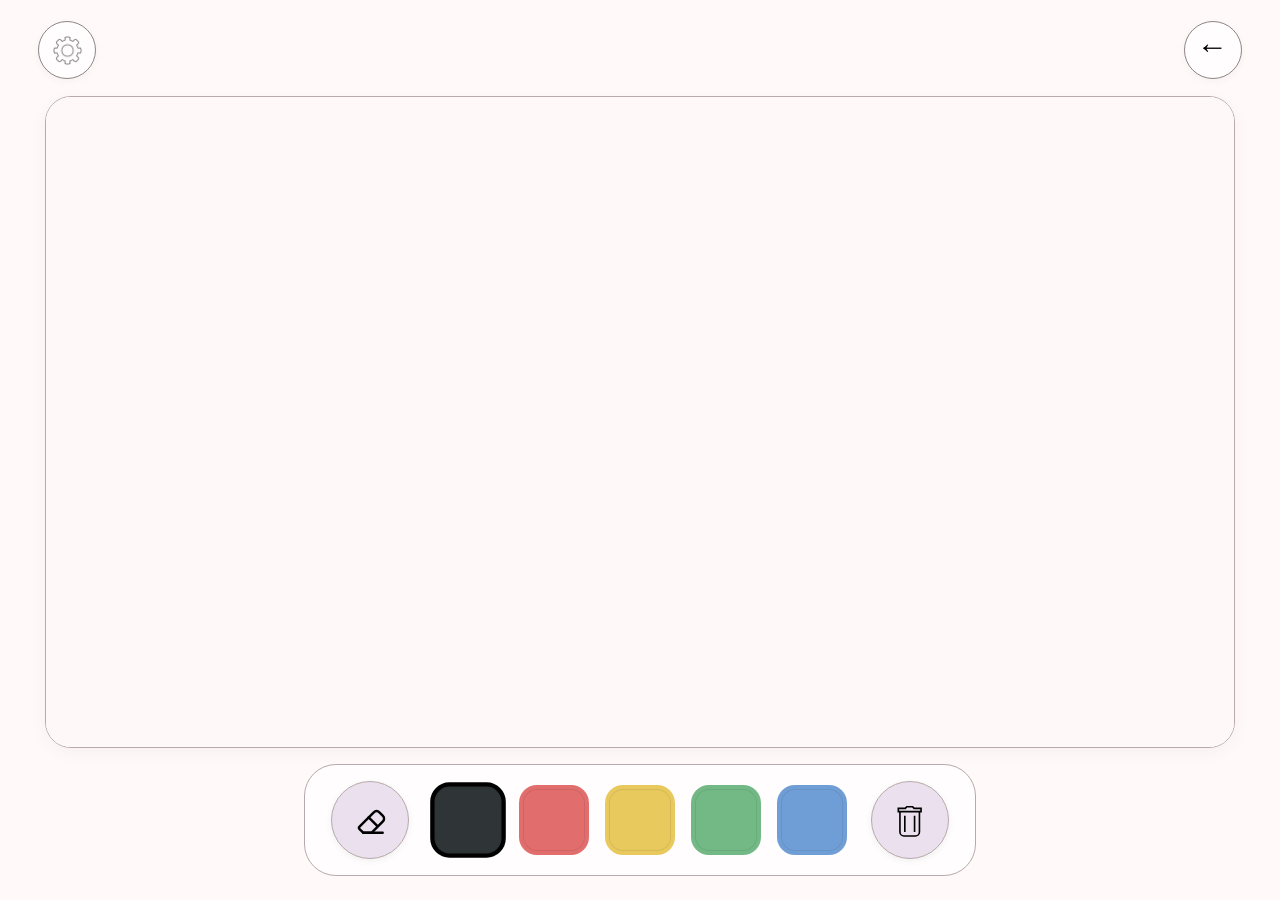
<file: drawing.html>
<!DOCTYPE html>
<html lang="fa" dir="rtl">
<head>
<meta charset="UTF-8">
<meta name="viewport" content="width=device-width,initial-scale=1,maximum-scale=1,user-scalable=no">
<title>ارکید</title>
<link rel="stylesheet" href="./css/style.css">
<link rel="stylesheet" href="./css/drawing.css">
<meta name="theme-color" content="#ffffff">
<link rel="stylesheet" href="./css/mobile-improvements.css">
<link rel="stylesheet" href="./css/landscape-mobile.css"></head>
<body class="drawing-body">
<main class="drawing-page">
<nav class="drawing-topbar">
<a class="drawing-settings" href="./settings.html" aria-label="تنظیمات"><img src="images/ico/settings.png" alt=""></a>
<a class="drawing-back" href="./education.html" aria-label="بازگشت"><span aria-hidden="true">←</span></a>
</nav>
<section class="drawing-workspace">
<canvas id="drawingCanvas" aria-label="drawing canvas"></canvas>
</section>
<div class="drawing-controls" role="toolbar">
<button class="tool-circle eraser-button" id="eraserButton" type="button" aria-label="پاک‌کن"><img src="images/ico/eraser-placeholder.svg" alt=""></button>
<div class="color-row" aria-label="colors">
<button class="color-button active" type="button" data-color="#2f3437" style="--swatch:#2f3437" aria-label="color"></button>
<button class="color-button" type="button" data-color="#e26d6d" style="--swatch:#e26d6d" aria-label="color"></button>
<button class="color-button" type="button" data-color="#e8c95d" style="--swatch:#e8c95d" aria-label="color"></button>
<button class="color-button" type="button" data-color="#72b985" style="--swatch:#72b985" aria-label="color"></button>
<button class="color-button" type="button" data-color="#6f9ed6" style="--swatch:#6f9ed6" aria-label="color"></button>
</div>
<button class="tool-circle delete-button" id="clearButton" type="button" aria-label="حذف"><img src="images/ico/mdi-light--delete.svg" alt=""></button>
</div>
</main>
<script src="./js/drawing.js"></script>
<script src="./js/pwa.js"></script>
<script src="./js/navigation.js"></script></body>
</html>
</file>
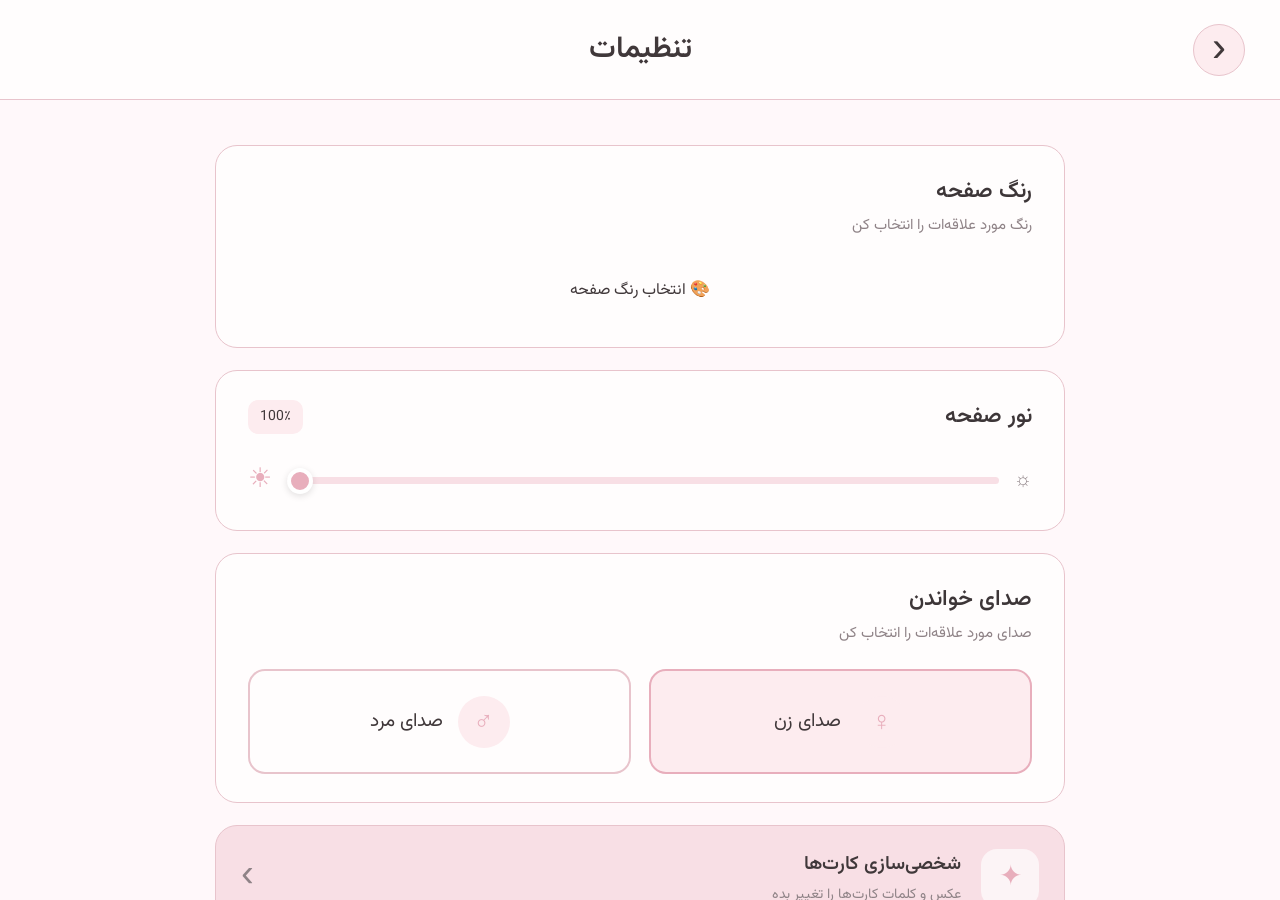
<file: settings.html>
<!DOCTYPE html>
<html lang="fa" dir="rtl">

<head>

    <meta charset="UTF-8">

    <meta
        name="viewport"
        content="width=device-width, initial-scale=1.0"
    >

    <title>تنظیمات</title>

    <link rel="preconnect" href="https://fonts.googleapis.com">
    <link
        rel="preconnect"
        href="https://fonts.gstatic.com"
        crossorigin
    >

    <link
        href="https://fonts.googleapis.com/css2?family=Vazirmatn:wght@400;500;600&display=swap"
        rel="stylesheet"
    >

    <link
        rel="stylesheet"
        href="./css/setting.css"
    >

<link rel="stylesheet" href="./css/mobile-improvements.css">
<link rel="stylesheet" href="./css/landscape-mobile.css"></head>

<body>

    <main class="settings-page">

        <header class="settings-header">

            <button
                class="back-button"
                id="backButton"
                aria-label="بازگشت"
            >
                <span>‹</span>
            </button>

            <h1>تنظیمات</h1>

            <div class="header-space"></div>

        </header>

        <section class="settings-content">

            <section class="setting-section">

                <h2>رنگ صفحه</h2>

                <p class="setting-description">
                    رنگ مورد علاقه‌ات را انتخاب کن
                </p>

                <button type="button" id="openThemeDialog" class="theme-open-button" aria-haspopup="dialog">🎨 انتخاب رنگ صفحه</button>
<div id="themeDialog" class="theme-dialog" hidden>
 <div class="theme-dialog-panel" role="dialog" aria-modal="true" aria-labelledby="themeDialogTitle">
  <div class="theme-dialog-head"><h2 id="themeDialogTitle">انتخاب تم</h2><button type="button" id="closeThemeDialog" aria-label="بستن پنجره">✕</button></div>
  <div class="theme-options">
   <button type="button" class="theme-button theme-pink" data-theme="pink" aria-label="صورتی"><span></span><small>صورتی</small></button>
   <button type="button" class="theme-button theme-green" data-theme="green" aria-label="سبز"><span></span><small>سبز</small></button>
   <button type="button" class="theme-button theme-yellow" data-theme="yellow" aria-label="زرد"><span></span><small>زرد</small></button>
   <button type="button" class="theme-button theme-blue" data-theme="blue" aria-label="آبی"><span></span><small>آبی</small></button>
   <button type="button" class="theme-button theme-purple" data-theme="purple" aria-label="بنفش پاستلی"><span></span><small>بنفش پاستلی</small></button>
  </div>
 </div>
</div>
</section>

            <section class="setting-section">

                <div class="setting-title-row">

                    <h2>نور صفحه</h2>

                    <span
                        id="brightnessValue"
                        class="value-label"
                    >
                        100٪
                    </span>

                </div>

                <div class="brightness-control">

                    <span class="brightness-icon">
                        ☼
                    </span>

                    <input
                        type="range"
                        id="brightnessSlider"
                        min="40"
                        max="100"
                        value="100"
                        step="1"
                    >

                    <span class="brightness-icon small">
                        ☀
                    </span>

                </div>

            </section>

            <section class="setting-section">

                <h2>صدای خواندن</h2>

                <p class="setting-description">
                    صدای مورد علاقه‌ات را انتخاب کن
                </p>

                <div class="voice-options">

                    <button
                        class="voice-button active"
                        data-voice="female"
                    >

                        <div class="voice-icon">
                            ♀
                        </div>

                        <span>
                            صدای زن
                        </span>

                    </button>

                    <button
                        class="voice-button"
                        data-voice="male"
                    >

                        <div class="voice-icon">
                            ♂
                        </div>

                        <span>
                            صدای مرد
                        </span>

                    </button>

                </div>

            </section>

            <section class="card-customization">

                <button
                    class="customize-button"
                    id="customizeCards"
                >

                    <div class="customize-icon">
                        ✦
                    </div>

                    <div class="customize-text">

                        <strong>
                            شخصی‌سازی کارت‌ها
                        </strong>

                        <span>
                            عکس و کلمات کارت‌ها را تغییر بده
                        </span>

                    </div>

                    <div class="arrow">
                        ‹
                    </div>

                </button>

            </section>
            <section class="setting-section">
              <h2>افزودن کارت</h2>
              <p class="setting-description">برای هر ردیف به‌صورت جداگانه کارت اضافه کنید.</p>
              <div class="add-card-options">
                <button type="button" class="add-card-row" data-side="left">＋ افزودن کارت به ردیف افراد</button>
                <button type="button" class="add-card-row" data-side="right">＋ افزودن کارت به ردیف نیازها</button>
              </div>
              <p id="addCardMessage" role="status" aria-live="polite"></p>
            </section>
        </section>

    </main>

    <script src="./js/setting.js"></script>
<script src="./js/card-additions.js"></script>

    <script src="./js/pwa.js"></script>
<script src="./js/navigation.js"></script></body>

</html>
</file>
<file: css/style.css>
@import url('https://fonts.googleapis.com/css2?family=Vazirmatn:wght@400;500;600;700;800&display=swap');


:root {
    --page-bg: #fff9f9;
    --section-bg: #fffdfd;

    --card-bg: #ffeaea;
    --card-hover: #ffe2e2;

    --accent: #e8aebc;
    --accent-light: #f8dfe5;
    --accent-soft: #fdecef;

    --border: #b8aaaa;
    --section-border: #afa1a1;
    --icon-border: #8f8585;

    --control-bg: #eae0ee;
    --control-border: #cdbfd0;
    --control-hover: #e4d8e8;

    --text: #000000;

    --highlight-bg: #eae0ee;
    --highlight-text: #000000;
    --app-brightness: 100%;
}

body[data-theme="green"] {
    --page-bg: #f7fcf8;
    --section-bg: #fcfffd;
    --card-bg: #eaf7ed;
    --card-hover: #dff1e4;
    --accent: #a8cfb5;
    --accent-light: #dcefe1;
    --accent-soft: #eaf7ed;
    --border: #bfdac6;
    --section-border: #b8d1be;
    --icon-border: #91ad98;
    --control-bg: #e4f0e7;
    --control-border: #bfd8c5;
    --control-hover: #d8eade;
    --highlight-bg: #dcefe1;
}

body[data-theme="yellow"] {
    --page-bg: #fffdf5;
    --section-bg: #fffefb;
    --card-bg: #fcf5dc;
    --card-hover: #f8edcf;
    --accent: #e8cf91;
    --accent-light: #f7ebc8;
    --accent-soft: #fcf5dc;
    --border: #ead9a9;
    --section-border: #e2d29f;
    --icon-border: #bcae80;
    --control-bg: #f7edcf;
    --control-border: #e2d3a7;
    --control-hover: #f0e4c3;
    --highlight-bg: #f7ebc8;
}

body[data-theme="pink"] {
    --page-bg: #fff9f9;
    --section-bg: #fffdfd;
    --card-bg: #ffeaea;
    --card-hover: #ffe2e2;
    --accent: #e8aebc;
    --accent-light: #f8dfe5;
    --accent-soft: #fdecef;
    --border: #b8aaaa;
    --section-border: #afa1a1;
    --icon-border: #8f8585;
    --control-bg: #eae0ee;
    --control-border: #cdbfd0;
    --control-hover: #e4d8e8;
    --highlight-bg: #eae0ee;
}

* {
    box-sizing: border-box;
}

html,
body {
    width: 100%;
    height: 100%;
    margin: 0;
    padding: 0;
}

body {
    background: var(--page-bg);
    color: var(--text);
    font-family: "Vazirmatn", sans-serif;
    overflow: hidden;
    direction: rtl;
}

.app {
    width: 100%;
    height: 100vh;

    display: grid;
    grid-template-columns: 25.2% 49.6% 25.2%;

    direction: ltr;

    background: var(--page-bg);
}

.left-sidebar,
.right-sidebar {
    height: 100vh;
    min-width: 0;

    padding: 10px;

    background: var(--page-bg);

    direction: rtl;
}

.left-sidebar {
    border-right: 1px solid var(--section-border);
}

.right-sidebar {
    border-left: 1px solid var(--section-border);
}

.top-icons {
    width: 100%;

    display: flex;
    align-items: center;
    justify-content: center;

    gap: 14px;

    margin-bottom: 10px;

    direction: rtl;
}

.circle-icon {
    width: 44px;
    height: 44px;

    min-width: 44px;
    min-height: 44px;

    padding: 7px;

    border-radius: 50%;

    border: 1px solid var(--icon-border);

    background: var(--section-bg);

    display: flex;
    align-items: center;
    justify-content: center;

    cursor: pointer;

    transition:
        background-color 0.2s ease,
        transform 0.12s ease,
        border-color 0.2s ease;
}

.circle-icon:hover {
    background: var(--card-hover);
}

.circle-icon:active {
    transform: scale(0.94);
}

.circle-icon img,
.circle-icon svg {
    width: 25px;
    height: 25px;

    max-width: 25px;
    max-height: 25px;

    object-fit: contain;
    display: block;
}

.left-grid,
.right-grid {
    width: 100%;
    height: calc(100vh - 64px);

    display: grid;

    gap: 8px;

    align-content: stretch;
}

.left-grid {
    grid-template-columns: repeat(3, minmax(0, 1fr));
    grid-template-rows: repeat(4, minmax(0, 1fr));
}

.right-grid {
    grid-template-columns: repeat(3, minmax(0, 1fr));
    grid-template-rows: repeat(5, minmax(0, 1fr));
}

.word-card {
    width: 100%;
    min-width: 0;
    min-height: 0;

    position: relative;

    border: 1px solid var(--border);
    border-radius: 12px;

    background: var(--card-bg);

    color: var(--text);

    font-family: "Vazirmatn", sans-serif;

    font-size: clamp(15px, 1.7vw, 22px);
    font-weight: 600;

    padding: 7px;

    cursor: pointer;

    display: flex;
    flex-direction: column;
    align-items: center;
    justify-content: flex-end;

    overflow: hidden;

    transition:
        transform 0.12s ease,
        background-color 0.2s ease,
        border-color 0.2s ease;
}

.word-card:hover {
    background: var(--card-hover);
}

.word-card:active {
    transform: scale(0.97);
}

.word-card > span {
    position: relative;
    z-index: 2;

    display: block;

    max-width: 100%;

    white-space: nowrap;
    overflow: hidden;
    text-overflow: ellipsis;

    line-height: 1.2;
}

.image-card {
    justify-content: flex-end;
}

.image-placeholder {
    position: absolute;

    top: 4px;
    left: 4px;
    right: 4px;
    bottom: 38px;

    display: flex;
    align-items: center;
    justify-content: center;

    overflow: hidden;
}

.image-placeholder img {
    width: 78%;
    height: 78%;

    max-width: 100%;
    max-height: 100%;

    object-fit: contain;

    display: block;
}

.small-card {
    justify-content: center;
    padding: 0;
}

.small-card span {
    font-size: 28px;
}

.small-card .plus,
.plus {
    font-size: 38px !important;
    font-weight: 300;
}

.center-section {
    width: 100%;
    height: 100vh;

    display: flex;
    flex-direction: column;

    border-left: 1px solid var(--section-border);
    border-right: 1px solid var(--section-border);

    direction: rtl;

    overflow: hidden;

    background: var(--section-bg);
}

.sentence-bar {
    order: 2;

    flex: 0 0 155px;

    width: 100%;
    height: 155px;

    border-top: 1px solid var(--section-border);
    border-bottom: 1px solid var(--section-border);

    display: flex;
    align-items: center;
    justify-content: center;

    gap: 20px;

    padding: 20px 30px;

    flex-shrink: 0;

    background: var(--section-bg);
}

.sentence-word {
    height: 82px;
    min-width: 125px;

    padding: 0 22px;

    border-radius: 15px;

    border: 1px solid var(--border);

    background: var(--card-bg);

    font-family: "Vazirmatn", sans-serif;

    font-size: clamp(22px, 2.2vw, 32px);
    font-weight: 500;

    color: var(--text);

    cursor: pointer;

    white-space: nowrap;

    transition:
        background-color 0.2s ease,
        border-color 0.2s ease,
        transform 0.12s ease;
}

.sentence-word:hover {
    background: var(--card-hover);
}

.sentence-word:active {
    transform: scale(0.97);
}

.main-content {
    order: 1;

    flex: 1 1 auto;

    min-height: 0;

    display: flex;
    align-items: center;
    justify-content: center;

    padding: 20px;

    overflow: auto;
}

.sentence-display {
    width: 100%;
    min-height: 100px;

    display: flex;
    flex-wrap: wrap;

    align-items: center;
    justify-content: center;

    gap: 8px;

    padding: 25px;

    text-align: center;

    direction: rtl;

    font-size: clamp(28px, 4vw, 52px);
    font-weight: 500;

    line-height: 1.7;

    word-break: keep-all;
}

.selected-word {
    display: inline-block;

    transition:
        background-color 0.15s ease,
        transform 0.15s ease,
        color 0.15s ease;

    border-radius: 10px;

    padding: 2px 7px;
}

.selected-word.reading {
    background: var(--highlight-bg);
    color: var(--highlight-text);

    padding: 3px 10px;

    border-radius: 10px;

    transform: scale(1.04);
}

.bottom-controls {
    order: 3;

    flex: 0 0 175px;

    width: 100%;
    height: 175px;

    border-top: 1px solid var(--section-border);

    display: flex;

    justify-content: space-evenly;
    align-items: center;

    padding: 10px 70px;

    direction: rtl;

    flex-shrink: 0;

    background: var(--section-bg);
}

.control-button {
    border: none;
    background: transparent;

    font-family: "Vazirmatn", sans-serif;

    color: var(--text);

    cursor: pointer;

    display: flex;

    flex-direction: column;
    align-items: center;
    justify-content: center;

    flex-shrink: 0;
}

.control-circle {
    width: 78px;
    height: 78px;

    min-width: 78px;
    min-height: 78px;

    border-radius: 50%;

    background: var(--control-bg);
    border: 1px solid var(--control-border);

    display: flex;
    align-items: center;
    justify-content: center;

    overflow: hidden;

    transition:
        background-color 0.2s ease,
        border-color 0.2s ease,
        transform 0.15s ease;
}

.control-button:hover .control-circle {
    background: var(--control-hover);
}

.control-button:active .control-circle {
    transform: scale(0.94);
}

.control-circle img,
.control-circle svg {
    width: 48px;
    height: 48px;

    max-width: 48px;
    max-height: 48px;

    object-fit: contain;

    display: block;
}

@media (min-width: 701px) and (max-width: 1100px) {

    .app {
        grid-template-columns: 25.2% 49.6% 25.2%;
    }

    .left-sidebar,
    .right-sidebar {
        padding: 10px;
    }

    .top-icons {
        gap: 12px;
        margin-bottom: 10px;
    }

    .circle-icon {
        width: 40px;
        height: 40px;
        min-width: 40px;
        min-height: 40px;
        padding: 6px;
    }

    .circle-icon img,
    .circle-icon svg {
        width: 23px;
        height: 23px;
        max-width: 23px;
        max-height: 23px;
    }

    .left-grid,
    .right-grid {
        gap: 8px;
    }

    .image-card .image-placeholder img,
    .right-grid .image-placeholder img {
        width: clamp(38px, 5.35vw, 88px);
        height: clamp(38px, 5.35vw, 88px);

        min-width: clamp(38px, 5.35vw, 88px);
        min-height: clamp(38px, 5.35vw, 88px);

        max-width: clamp(38px, 5.35vw, 88px);
        max-height: clamp(38px, 5.35vw, 88px);

        object-fit: contain;
    }

    .word-card {
        padding: 5px;
        font-size: clamp(14px, 1.55vw, 20px);
    }

    .sentence-bar {
        flex: 0 0 20%;
        height: 20%;

        min-height: 78px;

        gap: 10px;
        padding: 10px 14px;
    }

    .sentence-word {
        height: 62px;
        min-width: 82px;

        padding: 0 12px;

        font-size: clamp(18px, 2vw, 26px);
    }

    .bottom-controls {
        flex: 0 0 23%;
        height: 23%;

        min-height: 90px;

        padding: 8px 30px;
    }

    .control-circle {
        width: 60px;
        height: 60px;

        min-width: 60px;
        min-height: 60px;
    }

    .control-circle img,
    .control-circle svg {
        width: 38px;
        height: 38px;

        max-width: 38px;
        max-height: 38px;
    }

    .sentence-display {
        font-size: clamp(24px, 3vw, 42px);
        padding: 15px 20px;
    }
}

@media (max-width: 700px) {

    body {
        overflow-y: auto;
        overflow-x: hidden;
    }

    .app {
        width: 100%;
        min-height: 100vh;
        height: auto;

        display: flex;
        flex-direction: column;
    }

    .center-section {
        order: 1;

        width: 100%;
        height: auto;
        min-height: 225px;

        display: flex;
        flex-direction: column;

        border-left: none;
        border-right: none;
    }

    .sentence-bar {
        flex: 0 0 100px;
        height: 100px;

        gap: 8px;
        padding: 12px;

        overflow-x: auto;

        justify-content: flex-start;
    }

    .sentence-word {
        flex: 0 0 auto;

        height: 62px;
        min-width: 90px;

        font-size: 20px;

        border-radius: 12px;
    }

    .main-content {
        display: flex;

        flex: 1 1 auto;

        min-height: 300px;

        width: 100%;
    }

    .sentence-display {
        min-height: 300px;

        font-size: clamp(28px, 7vw, 40px);

        padding: 20px;

        gap: 8px;
    }

    .bottom-controls {
        flex: 0 0 125px;
        height: 125px;

        padding: 10px 20px;
    }

    .control-circle {
        width: 60px;
        height: 60px;

        min-width: 60px;
        min-height: 60px;
    }

    .control-circle img,
    .control-circle svg {
        width: 38px;
        height: 38px;

        max-width: 38px;
        max-height: 38px;
    }

    .left-sidebar,
    .right-sidebar {
        width: 100%;
        height: auto;
        min-height: 500px;

        border-left: none;
        border-right: none;

        padding: 15px;
    }

    .left-sidebar {
        order: 2;
        border-top: 1px solid var(--section-border);
    }

    .right-sidebar {
        order: 3;
        border-top: 1px solid var(--section-border);
    }

    .left-grid,
    .right-grid {
        width: 100%;
        height: auto;

        grid-template-columns: repeat(3, minmax(0, 1fr));
        grid-auto-rows: minmax(130px, 1fr);

        gap: 8px;
    }

    .word-card {
        min-height: 130px;
        font-size: 18px;
    }

    .image-placeholder {
        bottom: 38px;
    }
}

@media (max-width: 420px) {

    .top-icons {
        gap: 8px;
    }

    .circle-icon {
        width: 40px;
        height: 40px;
        min-width: 40px;
        min-height: 40px;
    }

    .circle-icon img,
    .circle-icon svg {
        width: 22px;
        height: 22px;
    }

    .sentence-word {
        min-width: 82px;
        font-size: 18px;
    }

    .word-card {
        min-height: 115px;
        font-size: 16px;
    }
}

.app {
    grid-template-columns: minmax(270px, 31%) minmax(360px, 38%) minmax(270px, 31%);
}

.left-grid,
.right-grid {
    grid-template-columns: repeat(2, minmax(0, 1fr));
    grid-template-rows: repeat(2, minmax(0, 1fr));
    gap: 12px;
}

.left-grid .word-card,
.right-grid .word-card {
    font-size: clamp(18px, 1.8vw, 28px);
    border-radius: 16px;
}

.left-grid .image-placeholder img,
.right-grid .image-placeholder img {
    width: 84%;
    height: 84%;
}

.sentence-word.sentence-no {
    background: #f6b7b7;
    border-color: #dfa0a0;
}

.sentence-word.sentence-yes {
    background: #bfe5c8;
    border-color: #9dcea9;
}

.sentence-word.sentence-pain {
    background: #d9b79f;
    border-color: #c59c80;
}

.sentence-word.sentence-help {
    background: #f7e5a7;
    border-color: #dfca7c;
}

.sentence-word.sentence-no:hover { background: #f1a8a8; }
.sentence-word.sentence-yes:hover { background: #aeddb9; }
.sentence-word.sentence-pain:hover { background: #cfa88d; }
.sentence-word.sentence-help:hover { background: #f2dc8e; }

.bottom-controls {
    justify-content: center;
    padding: 10px;
}

.bottom-controls .control-circle {
    width: 104px;
    height: 104px;
    min-width: 104px;
    min-height: 104px;
}

.bottom-controls .control-circle img,
.bottom-controls .control-circle svg {
    width: 62px;
    height: 62px;
    max-width: 62px;
    max-height: 62px;
}

.sentence-display {
    gap: 16px;
}

.selected-item {
    display: inline-flex;
    flex-direction: column;
    align-items: center;
    justify-content: center;
    gap: 8px;
    min-width: 110px;
}

.selected-item-image {
    width: clamp(72px, 8vw, 130px);
    height: clamp(72px, 8vw, 130px);
    object-fit: contain;
    display: block;
}

.cards-image-only .word-card.image-card > span,
.cards-image-only .sentence-word,
.cards-image-only .selected-word {
    font-size: 0 !important;
    color: transparent !important;
}

.cards-image-only .word-card.image-card .image-placeholder {
    bottom: 4px;
}

.cards-image-only .word-card.image-card .image-placeholder img {
    width: 88%;
    height: 88%;
}

@media (min-width: 701px) and (max-width: 1100px) {
    .app {
        grid-template-columns: 30% 40% 30%;
    }
}

@media (max-width: 700px) {
    .app {
        grid-template-columns: 1fr;
    }

    .left-grid,
    .right-grid {
        grid-template-columns: repeat(2, minmax(0, 1fr)) !important;
        grid-auto-rows: minmax(150px, 1fr);
    }
}


.sentence-no{background:#f7caca!important}
.sentence-yes{background:#cce8cf!important}
.sentence-pain{background:#dfc7b8!important}
.sentence-help{background:#f5e6a8!important}
.selected-item{display:flex;flex-direction:column;align-items:center;justify-content:center;gap:8px;max-width:min(260px,42%);padding:8px}
.selected-item-image{display:block;width:min(210px,100%);height:min(210px,24vh);object-fit:contain}
.cards-image-only .sentence-word{font-size:0!important;color:transparent!important}
.cards-image-only .selected-word{display:none!important}

@media(max-width:760px){html,body{max-width:100%;overflow-x:hidden}button,a,input,select{touch-action:manipulation}.app{max-width:100%;min-width:0}.word-card{min-width:0}.sentence-bar{max-width:100%}}

body[data-theme="purple"]{--page-bg:#faf7ff;--section-bg:#fefcff;--card-bg:#eee5fa;--card-hover:#e6d8f7;--accent:#c5afe9;--accent-light:#e7dbf8;--accent-soft:#f2eafa;--border:#cdbde3;--section-border:#c6b5df;--icon-border:#aa99c5;--control-bg:#e8dff4;--control-border:#c8b9e2;--control-hover:#ded0ef;--highlight-bg:#e9dff8}

@media(max-width:760px){body:not(.card-customization-page):has(.app){height:auto!important;min-height:100dvh;overflow-y:auto!important}.app{height:auto!important;min-height:100dvh;display:flex!important;flex-direction:column!important;overflow:visible!important}.left-sidebar,.right-sidebar,.center-section{width:100%!important;max-width:100%!important;min-height:0!important;flex:none!important}.left-grid,.right-grid{grid-template-columns:repeat(2,minmax(0,1fr))!important;grid-template-rows:none!important;grid-auto-rows:minmax(150px,auto)!important}.word-card{min-height:145px!important;overflow:hidden}.word-card img{max-width:100%;object-fit:contain}.sentence-display{min-height:110px!important}.bottom-controls{min-height:90px!important}.bottom-controls .control-circle{width:72px!important;height:72px!important;min-width:72px!important;min-height:72px!important}.bottom-controls .control-circle img{width:42px!important;height:42px!important}.selected-item-image{max-height:95px!important}.sentence-bar{min-height:120px!important}}

/* Shared pastel purple theme */
body[data-theme="purple"] {--page-bg:#f9f6ff;--section-bg:#fdfbff;--card-bg:#eee5fa;--card-hover:#e5d8f5;--accent:#bea7e5;--accent-light:#e8ddf9;--accent-soft:#f1eafd;--border:#cdbde3;--section-border:#c4b2de;--icon-border:#a794c3;--control-bg:#e9e0f4;--control-border:#c7b5e2;--control-hover:#e0d4f0;--highlight-bg:#e9defa;--text:#30263e}
</file>
<file: css/drawing.css>
html{min-height:100%;background:var(--page-bg)}
body.drawing-body{min-height:100vh;overflow:hidden;background:var(--page-bg);color:var(--text);touch-action:none}
.drawing-page{height:100vh;width:100%;display:grid;grid-template-rows:auto minmax(0,1fr) auto;gap:16px;padding:20px clamp(16px,3vw,44px) 24px;background:var(--page-bg)}
.drawing-topbar{display:flex;align-items:center;justify-content:space-between;direction:ltr;min-height:60px}
.drawing-settings,.drawing-back{width:58px;height:58px;flex:0 0 58px;border-radius:50%;border:1px solid var(--icon-border);background:var(--section-bg);color:var(--text);display:grid;place-items:center;text-decoration:none;box-shadow:0 2px 8px rgba(0,0,0,.04)}
.drawing-settings img{width:31px;height:31px;object-fit:contain}
.drawing-back span{font-size:31px;line-height:1;transform:translateY(-1px)}
.drawing-workspace{min-height:0;width:calc(100% - clamp(0px,1vw,14px));max-width:none;justify-self:center;border:1px solid var(--border);border-radius:26px;overflow:hidden;background:var(--drawing-paper);box-shadow:0 4px 18px rgba(0,0,0,.04)}
#drawingCanvas{width:100%;height:100%;display:block;background:var(--drawing-paper);cursor:crosshair;touch-action:none}
.drawing-controls{justify-self:center;align-self:center;display:flex;align-items:center;justify-content:center;gap:18px;padding:10px 18px;border-radius:26px;background:var(--section-bg);border:1px solid var(--border);direction:ltr}
.color-row{display:flex;align-items:center;justify-content:center;gap:11px}
.color-button{width:54px;height:54px;border-radius:14px;border:3px solid transparent;background:var(--swatch);cursor:pointer;box-shadow:inset 0 0 0 1px rgba(0,0,0,.08);transition:transform .12s ease,border-color .12s ease}
.color-button.active{border-color:var(--text);transform:scale(1.08)}
.tool-circle{width:64px;height:64px;flex:0 0 64px;border-radius:50%;border:1px solid var(--border);background:var(--control-bg,#eee7f1);display:grid;place-items:center;cursor:pointer;box-shadow:0 2px 7px rgba(0,0,0,.06)}
.tool-circle img{width:33px;height:33px;object-fit:contain}
.eraser-button img{color:var(--text)}
.eraser-button.active{outline:3px solid var(--text);outline-offset:2px}
.delete-button{background:var(--control-bg,#eee7f1)}
@media(max-width:700px){
.drawing-page{gap:10px;padding:12px 10px 14px}
.drawing-settings,.drawing-back{width:48px;height:48px;flex-basis:48px}
.drawing-settings img{width:27px;height:27px}
.drawing-back span{font-size:27px}
.drawing-workspace{border-radius:18px}
.drawing-controls{gap:9px;padding:8px 10px;border-radius:20px;max-width:100%}
.color-row{gap:6px}
.color-button{width:42px;height:42px;border-radius:11px}
.tool-circle{width:50px;height:50px;flex-basis:50px}
.tool-circle img{width:27px;height:27px}
}
@media(max-width:430px){
.color-button{width:36px;height:36px;border-radius:10px}
.tool-circle{width:44px;height:44px;flex-basis:44px}
.drawing-controls{gap:6px}
}

.drawing-body{
--drawing-paper:color-mix(in srgb,var(--page-bg) 24%,white 76%);
}
.drawing-body[data-theme="pink"]{--drawing-paper:#fff8f9}
.drawing-body[data-theme="blue"]{--drawing-paper:#f7fbff}
.drawing-body[data-theme="green"]{--drawing-paper:#f7fcf9}
.drawing-body[data-theme="purple"]{--drawing-paper:#fbf8ff}
.drawing-body[data-theme="beige"]{--drawing-paper:#fffaf2}

/* Larger child-friendly drawing controls */
.drawing-controls{
  gap:24px;
  padding:16px 26px;
  border-radius:32px;
  min-height:100px;
}
.color-row{gap:16px}
.color-button{
  width:70px;
  height:70px;
  border-radius:18px;
  border-width:4px;
}
.tool-circle{
  width:78px;
  height:78px;
  flex-basis:78px;
}
.tool-circle img{width:39px;height:39px}

@media(max-width:700px){
  .drawing-controls{
    gap:12px;
    padding:13px 15px;
    min-height:82px;
    border-radius:25px;
  }
  .color-row{gap:9px}
  .color-button{width:54px;height:54px;border-radius:14px}
  .tool-circle{width:60px;height:60px;flex-basis:60px}
  .tool-circle img{width:31px;height:31px}
}
@media(max-width:430px){
  .drawing-controls{gap:7px;padding:11px 9px;min-height:72px}
  .color-row{gap:5px}
  .color-button{width:44px;height:44px;border-radius:12px}
  .tool-circle{width:50px;height:50px;flex-basis:50px}
}

@media(max-width:600px){.drawing-page{height:100dvh;gap:9px;padding:10px 8px 12px}.drawing-workspace{width:100%}.drawing-controls{width:100%;max-width:100%;gap:clamp(3px,1.5vw,8px);padding:9px 6px;min-height:68px;justify-content:space-evenly}.color-row{gap:clamp(3px,1vw,7px)}.color-button{width:clamp(35px,10vw,48px);height:clamp(35px,10vw,48px)}.tool-circle{width:clamp(40px,12vw,54px);height:clamp(40px,12vw,54px);flex-basis:clamp(40px,12vw,54px)}}

.drawing-body[data-theme="purple"]{--drawing-paper:#fcf9ff}
</file>
<file: css/mobile-improvements.css>
/* Orkid mobile layout — loaded after page-specific styles */
@media (max-width: 800px) {
  html,body {max-width:100%; margin:0; overflow-x:clip}
  body:has(.app) {height:auto; min-height:100dvh; overflow-y:auto}
  .app,body.card-customization-page>.app {display:flex!important; flex-direction:column!important; height:auto!important; min-height:0!important; overflow:visible!important; width:100%!important}
  .left-sidebar,.right-sidebar,.center-section{box-sizing:border-box;min-width:0!important;max-width:100%!important;width:100%!important;height:auto!important;min-height:0!important;flex:0 0 auto!important;padding:12px!important;border:0!important}
  .left-grid,.right-grid{display:grid!important;width:100%!important;height:auto!important;min-height:0!important;grid-template-columns:repeat(2,minmax(0,1fr))!important;grid-template-rows:none!important;grid-auto-rows:auto!important;gap:12px!important;align-content:start!important}
  .left-grid .word-card,.right-grid .word-card,
  .left-grid .word-card.image-card,.right-grid .word-card.image-card{
    box-sizing:border-box;min-width:0!important;width:100%!important;height:auto!important;min-height:190px!important;
    aspect-ratio: 1 / 1.06!important; display:flex!important;flex-direction:column!important;
    justify-content:space-between!important;padding:10px!important;border-radius:20px!important;overflow:hidden!important;
  }
  .left-grid .word-card .image-placeholder,.right-grid .word-card .image-placeholder,
  .word-card.image-card .image-placeholder{position:relative!important;inset:auto!important;display:flex!important;flex:1 1 auto!important;align-items:center!important;justify-content:center!important;width:100%!important;height:auto!important;min-height:0!important;overflow:hidden!important;padding:2px!important;}
  .left-grid .word-card .image-placeholder img,.right-grid .word-card .image-placeholder img,
  .word-card.image-card .image-placeholder img{display:block!important;width:96%!important;height:96%!important;max-height:100%!important;max-width:100%!important;object-fit:contain!important}
  .left-grid .word-card>.word-label,.right-grid .word-card>.word-label{flex:0 0 auto;max-width:100%;min-height:25px;line-height:1.35!important;font-size:clamp(17px,4.3vw,23px)!important;text-align:center;white-space:normal!important;overflow-wrap:anywhere;padding:2px 0!important}
  .word-card.image-card .card-edit-button{position:absolute!important;z-index:4!important;min-width:42px!important;min-height:42px!important;width:42px!important;height:42px!important;display:grid!important;place-items:center!important;top:6px!important;left:6px!important;font-size:23px!important;}
  .center-section{order:0!important}
  .sentence-bar,.sentence-display{min-height:94px!important;max-width:100%;overflow-x:auto}
  .selected-item-image{height:84px!important;max-height:84px!important}
  .bottom-controls{min-height:94px!important;flex-wrap:wrap;gap:8px}
  .bottom-controls .control-circle{width:72px!important;height:72px!important;min-width:72px!important;min-height:72px!important}
  /* Editors must remain within the visual viewport, even when the keyboard appears. */
  body.card-customization-page.editor-open,body.card-customization-page.lesson-picker-open{overflow:hidden!important}
  .card-editor-overlay{position:fixed!important;inset:0!important;z-index:9999!important;display:flex!important;align-items:flex-end!important;justify-content:center!important;overflow:hidden!important;padding:0!important;box-sizing:border-box}
  .card-editor-overlay[hidden]{display:none!important}
  .card-editor-modal{display:flex!important;flex-direction:column!important;box-sizing:border-box!important;width:100%!important;max-width:100%!important;min-width:0!important;max-height:calc(100dvh - env(safe-area-inset-top, 0px) - 8px)!important;height:auto!important;margin:0!important;padding:0!important;overflow:hidden!important;border-radius:23px 23px 0 0!important;overscroll-behavior:contain}
  .card-editor-header{position:relative;flex:0 0 auto;padding:12px 16px!important;min-height:62px}
  .card-editor-header h2{font-size:19px}
  .card-editor-form{display:block!important;min-height:0!important;overflow-y:auto!important;overscroll-behavior:contain;-webkit-overflow-scrolling:touch;padding:14px 16px calc(18px + env(safe-area-inset-bottom, 0px))!important}
  .editor-image-preview-wrap{margin-bottom:12px!important}
  .editor-image-preview{width:120px!important;height:120px!important}
  .editor-field{margin-bottom:12px!important;min-width:0}
  .editor-field input{min-width:0!important;max-width:100%!important;font-size:16px!important}
  .editor-field input[type=file]{font-size:13px!important}
  .education-picker-trigger{min-height:72px!important;width:100%!important;min-width:0!important}
  .editor-actions{display:flex!important;flex-direction:column-reverse!important;gap:10px!important;margin-top:14px}
  .editor-actions-right{width:100%!important;display:flex!important;gap:8px!important}
  .editor-actions-right button,.editor-delete{min-height:48px!important;min-width:0!important;flex:1!important}
  .lesson-picker{position:fixed!important;inset:0!important;box-sizing:border-box!important;display:flex!important;align-items:flex-end!important;padding:0!important;overflow:hidden!important}
  .lesson-picker[hidden]{display:none!important}
  .lesson-picker-panel{box-sizing:border-box!important;width:100%!important;max-width:100%!important;min-width:0!important;max-height:calc(100dvh - 8px)!important;min-height:0!important;overflow:hidden!important;display:flex!important;flex-direction:column!important;padding:14px!important;border-radius:23px 23px 0 0!important}
  .lesson-choices{min-height:0!important;overflow-y:auto!important;overscroll-behavior:contain;grid-template-columns:repeat(2,minmax(0,1fr))!important;gap:10px!important}
  .lesson-choice{min-width:0!important;min-height:160px!important}.lesson-choice img{height:118px!important;width:100%!important;object-fit:contain}
  .customization-toolbar{min-height:60px!important;height:auto!important;gap:8px;flex-wrap:wrap;padding:10px!important}
  .customization-toolbar-actions{gap:8px}
  .customization-toolbar button{min-height:44px}
  .ai-actions{display:grid;grid-template-columns:repeat(2,minmax(0,1fr));gap:8px}
  .education-grid,.lesson-grid{display:grid!important;grid-template-columns:repeat(2,minmax(0,1fr))!important;grid-template-rows:none!important;grid-auto-rows:auto!important;gap:12px!important;min-height:0!important;flex:none!important}
  .education-card,.lesson-card{box-sizing:border-box!important;min-height:205px!important;height:auto!important;overflow:hidden!important}
  .education-card-image{min-height:135px!important}
  .lesson-card-image{height:165px!important;min-height:140px!important;flex:0 0 auto!important;width:100%!important;object-fit:contain!important}
  .lesson-card strong{white-space:normal!important;font-size:clamp(17px,4vw,22px)!important}
  .topic-page,.education-page{height:auto!important;min-height:100dvh!important;overflow:visible!important}
  .theme-dialog[hidden]{display:none!important}
  .theme-dialog{position:fixed!important;inset:0!important;z-index:10001!important;padding:12px!important;display:grid!important;place-items:center!important}
  .theme-dialog-panel{width:min(460px,100%)!important;max-height:calc(100dvh - 24px)!important;overflow:auto!important;padding:18px!important}
  .theme-dialog .theme-options{display:grid!important;grid-template-columns:repeat(2,minmax(0,1fr))!important;gap:12px!important}
}
@media(max-width:390px){.left-grid,.right-grid{gap:9px!important}.left-grid .word-card,.right-grid .word-card{min-height:160px!important}.lesson-card-image{height:145px!important;min-height:125px!important}.ai-actions{grid-template-columns:1fr}}
</file>
<file: css/landscape-mobile.css>
/* Orkid landscape handset layout: applied after all other styles. */
@media (orientation: landscape) and (max-height: 700px) and (max-width: 1250px) {
  html,body { width:100%; height:100%; max-width:100%; overflow:hidden!important; }
  body:has(.app),body.card-customization-page { height:100dvh!important;min-height:0!important;overflow:hidden!important; }
  .app,body.card-customization-page>.app {
    display:grid!important;direction:ltr!important;
    grid-template-columns:minmax(0,29fr) minmax(0,42fr) minmax(0,29fr)!important;
    grid-template-rows:minmax(0,1fr)!important;
    width:100%!important;height:100dvh!important;min-height:0!important;max-height:100dvh!important;
    overflow:hidden!important;
  }
  body.card-customization-page>.app {height:auto!important;max-height:none!important;flex:1 1 auto!important;min-height:0!important;}
  .left-sidebar,.right-sidebar,.center-section {
    height:100%!important;width:100%!important;max-width:none!important;min-height:0!important;
    min-width:0!important;flex:initial!important;box-sizing:border-box!important;
    padding:7px!important;margin:0!important;overflow:hidden!important;
  }
  .left-sidebar {border:0!important;border-right:1px solid var(--section-border)!important;}
  .right-sidebar {border:0!important;border-left:1px solid var(--section-border)!important;}
  .center-section {order:initial!important;display:flex!important;flex-direction:column!important;}
  .top-icons {gap:5px!important;min-height:38px!important;margin-bottom:5px!important;}
  .circle-icon {width:38px!important;height:38px!important;min-width:38px!important;min-height:38px!important;padding:5px!important;}
  .circle-icon img,.circle-icon svg {width:23px!important;height:23px!important;}
  .left-grid,.right-grid {
    display:grid!important;width:100%!important;height:auto!important;
    max-height:calc(100% - 48px)!important;min-height:0!important;
    grid-template-columns:repeat(2,minmax(0,1fr))!important;
    grid-template-rows:none!important;grid-auto-rows:minmax(0,auto)!important;
    gap:6px!important;align-content:start!important;
    overflow-x:hidden!important;overflow-y:auto!important;
    overscroll-behavior:contain;-webkit-overflow-scrolling:touch;
    padding:2px 2px 9px!important;
  }
  .right-grid {max-height:100%!important;}
  .left-grid .word-card,.right-grid .word-card,
  .left-grid .word-card.image-card,.right-grid .word-card.image-card {
    box-sizing:border-box!important;width:100%!important;height:clamp(115px,30dvh,170px)!important;
    min-height:0!important;max-height:none!important;aspect-ratio:auto!important;
    border-radius:14px!important;padding:5px!important;gap:2px!important;
    flex-direction:column!important;justify-content:space-between!important;overflow:hidden!important;
  }
  .left-grid .word-card .image-placeholder,.right-grid .word-card .image-placeholder,
  .word-card.image-card .image-placeholder {
    position:relative!important;inset:auto!important;width:100%!important;height:auto!important;
    min-height:0!important;flex:1 1 auto!important;padding:0!important;
    display:flex!important;align-items:center!important;justify-content:center!important;
  }
  .left-grid .word-card .image-placeholder img,.right-grid .word-card .image-placeholder img,
  .word-card.image-card .image-placeholder img {
    width:99%!important;height:99%!important;max-width:100%!important;max-height:100%!important;object-fit:contain!important;
  }
  .left-grid .word-card>.word-label,.right-grid .word-card>.word-label {
    flex:0 0 auto!important;min-height:0!important;line-height:1.2!important;
    font-size:clamp(12px,2.7dvh,17px)!important;white-space:normal!important;
    overflow-wrap:anywhere;text-align:center!important;padding:1px 0!important;
  }
  .word-card.image-card .card-edit-button {top:3px!important;left:3px!important;width:32px!important;height:32px!important;min-width:32px!important;min-height:32px!important;font-size:19px!important;}
  .sentence-bar {min-height:0!important;height:clamp(44px,13dvh,75px)!important;flex:0 0 auto!important;gap:5px!important;overflow-x:auto!important;}
  .sentence-word {min-width:0!important;font-size:clamp(11px,2.6dvh,16px)!important;}
  .main-content {flex:1 1 auto!important;min-height:0!important;overflow:auto!important;}
  .sentence-display {min-height:0!important;height:100%!important;max-height:100%!important;overflow-y:auto!important;}
  .selected-item-image {height:clamp(32px,12dvh,60px)!important;max-height:clamp(32px,12dvh,60px)!important;}
  .bottom-controls {flex:0 0 auto!important;min-height:0!important;height:clamp(66px,20dvh,110px)!important;padding:3px!important;gap:5px!important;overflow-x:auto!important;flex-wrap:nowrap!important;}
  .bottom-controls .control-circle {width:clamp(46px,14dvh,68px)!important;height:clamp(46px,14dvh,68px)!important;min-width:clamp(46px,14dvh,68px)!important;min-height:clamp(46px,14dvh,68px)!important;}
  .bottom-controls .control-circle img {width:58%!important;height:58%!important;}

  /* Editing mode: compact toolbar, modal and educational image picker. */
  body.card-customization-page {display:flex!important;flex-direction:column!important;}
  .customization-toolbar {flex:0 0 auto!important;min-height:44px!important;height:44px!important;padding:3px 8px!important;gap:7px!important;flex-wrap:nowrap!important;}
  .customization-title {font-size:clamp(13px,2.9dvh,18px)!important;}
  .customization-toolbar-actions {gap:5px!important;}
  .customization-toolbar button {min-height:35px!important;padding:4px 9px!important;font-size:12px!important;}
  .card-editor-overlay {position:fixed!important;inset:0!important;z-index:9999!important;display:flex!important;align-items:center!important;justify-content:center!important;padding:9px!important;overflow:hidden!important;}
  .card-editor-overlay[hidden] {display:none!important;}
  .card-editor-modal {
    display:flex!important;flex-direction:column!important;
    width:min(850px,96vw)!important;max-width:96vw!important;min-width:0!important;
    height:auto!important;max-height:calc(100dvh - 18px)!important;
    margin:0!important;padding:0!important;overflow:hidden!important;
    border-radius:16px!important;
  }
  .card-editor-header {flex:0 0 auto!important;min-height:43px!important;padding:6px 13px!important;}
  .card-editor-header h2 {font-size:17px!important;}
  .card-editor-close {min-width:35px!important;min-height:35px!important;width:35px!important;height:35px!important;}
  .card-editor-form {
    min-height:0!important;display:grid!important;
    grid-template-columns:minmax(115px,29%) minmax(0,1fr)!important;
    gap:8px 14px!important;
    align-content:start!important;
    overflow-y:auto!important;overflow-x:hidden!important;
    -webkit-overflow-scrolling:touch;overscroll-behavior:contain;
    padding:10px 14px 14px!important;
  }
  .editor-image-preview-wrap {grid-column:1!important;grid-row:1 / span 3!important;margin:0!important;align-self:start!important;}
  .editor-image-preview {width:min(100%,155px)!important;height:clamp(90px,29dvh,145px)!important;}
  .editor-field {grid-column:2!important;margin:0!important;min-width:0!important;}
  .editor-field input {min-height:40px!important;font-size:16px!important;max-width:100%!important;}
  .editor-field input[type=file] {font-size:12px!important;}
  .education-picker-trigger,.ai-personalize,.editor-actions {grid-column:1 / -1!important;min-width:0!important;}
  .education-picker-trigger {width:100%!important;min-height:51px!important;padding:6px 10px!important;gap:9px!important;}
  .education-picker-icon {width:37px!important;height:37px!important;flex-basis:37px!important;}
  .education-picker-label strong {font-size:13px!important;}.education-picker-label small {font-size:11px!important;}
  .ai-personalize {margin:0!important;}
  .editor-actions {display:flex!important;flex-direction:row!important;justify-content:space-between!important;align-items:center!important;gap:9px!important;margin:0!important;}
  .editor-actions-right {display:flex!important;flex-direction:row!important;width:auto!important;gap:7px!important;}
  .editor-actions button {width:auto!important;flex:0 1 auto!important;min-height:40px!important;padding:7px 11px!important;font-size:13px!important;}
  .lesson-picker {position:fixed!important;inset:0!important;display:flex!important;align-items:center!important;justify-content:center!important;padding:9px!important;z-index:11000!important;overflow:hidden!important;}
  .lesson-picker[hidden] {display:none!important;}
  .lesson-picker-panel {width:min(850px,96vw)!important;max-width:96vw!important;height:calc(100dvh - 18px)!important;max-height:calc(100dvh - 18px)!important;border-radius:16px!important;padding:10px 12px!important;gap:6px!important;display:flex!important;flex-direction:column!important;overflow:hidden!important;}
  .lesson-picker-panel h2 {font-size:17px!important;flex-shrink:0!important;}
  .lesson-picker-panel select {min-height:38px!important;padding:5px!important;flex-shrink:0!important;}
  .lesson-choices {display:grid!important;grid-template-columns:repeat(4,minmax(0,1fr))!important;grid-template-rows:none!important;grid-auto-rows:auto!important;gap:8px!important;overflow-y:auto!important;min-height:0!important;flex:1 1 auto!important;}
  .lesson-choice {min-height:115px!important;height:auto!important;padding:5px!important;gap:3px!important;}
  .lesson-choice img {height:clamp(60px,20dvh,105px)!important;width:100%!important;object-fit:contain!important;}
  .lesson-choice span {font-size:13px!important;}

  /* Educational activity cards: desktop-like grid with scroll instead of clipping. */
  body.education-body {height:100dvh!important;overflow:auto!important;}
  .education-page,.topic-page {min-height:100dvh!important;height:auto!important;overflow:visible!important;padding:9px 14px 14px!important;}
  .education-topbar {margin:0 0 4px!important;min-height:39px!important;}
  .education-settings {width:40px!important;height:40px!important;flex-basis:40px!important;}
  .education-settings img {width:23px!important;height:23px!important;}
  .education-back {font-size:13px!important;padding:7px 12px!important;}
  .education-heading {margin-bottom:8px!important;}
  .education-heading h1 {font-size:clamp(18px,5dvh,27px)!important;}
  .education-heading p {font-size:12px!important;margin-top:3px!important;}
  .education-grid,.lesson-grid {
    display:grid!important;width:100%!important;flex:none!important;height:auto!important;
    grid-template-columns:repeat(4,minmax(0,1fr))!important;grid-template-rows:none!important;
    grid-auto-rows:minmax(130px,auto)!important;gap:8px!important;
  }
  .education-card,.lesson-card {height:clamp(130px,38dvh,220px)!important;min-height:0!important;padding:7px!important;border-radius:14px!important;}
  .education-card-image {min-height:0!important;flex:1 1 auto!important;}
  .education-card-copy {padding:3px!important;}.education-card strong,.lesson-card strong {font-size:clamp(12px,3dvh,17px)!important;}
  .lesson-card-image {width:100%!important;height:auto!important;min-height:0!important;flex:1 1 auto!important;object-fit:contain!important;}
  .lesson-viewer {padding:9px!important;gap:6px!important;}
  .lesson-viewer img {height:calc(100dvh - 94px)!important;width:90vw!important;}
  .lesson-viewer-close {width:43px!important;height:43px!important;font-size:27px!important;top:8px!important;left:8px!important;}
  .lesson-viewer-text {font-size:18px!important;}

  /* Drawing screen reserves nearly all vertical space for the canvas. */
  body.drawing-body {height:100dvh!important;overflow:hidden!important;}
  .drawing-page {height:100dvh!important;min-height:0!important;gap:6px!important;padding:6px 12px 7px!important;grid-template-rows:40px minmax(0,1fr) auto!important;}
  .drawing-topbar {min-height:0!important;height:40px!important;}
  .drawing-settings,.drawing-back {height:40px!important;width:40px!important;flex-basis:40px!important;}
  .drawing-settings img {width:25px!important;height:25px!important;}
  .drawing-workspace {width:100%!important;border-radius:15px!important;min-height:0!important;}
  .drawing-controls {box-sizing:border-box!important;max-width:100%!important;width:auto!important;min-height:0!important;gap:clamp(5px,2vw,17px)!important;padding:5px 12px!important;border-radius:18px!important;}
  .color-row {gap:clamp(4px,1.1vw,10px)!important;}
  .color-button {width:clamp(36px,10dvh,52px)!important;height:clamp(36px,10dvh,52px)!important;}
  .tool-circle {width:clamp(40px,11dvh,58px)!important;height:clamp(40px,11dvh,58px)!important;flex-basis:clamp(40px,11dvh,58px)!important;}
  .tool-circle img {width:55%!important;height:55%!important;}

  /* Settings are vertically scrollable, theme dialog stays within viewport. */
  body:has(.settings-page),body:has(.settings-container) {height:100dvh!important;overflow:auto!important;}
  .theme-dialog[hidden] {display:none!important;}
  .theme-dialog {max-height:100dvh!important;overflow:hidden!important;}
  .theme-dialog-panel {max-height:calc(100dvh - 16px)!important;overflow-y:auto!important;}
}
@media (orientation: landscape) and (max-height: 410px) and (max-width: 1250px) {
  .left-grid .word-card,.right-grid .word-card,.left-grid .word-card.image-card,.right-grid .word-card.image-card {height:106px!important;}
  .left-grid .word-card>.word-label,.right-grid .word-card>.word-label {font-size:12px!important;}
  .card-editor-form {grid-template-columns:minmax(80px,22%) minmax(0,1fr)!important;gap:5px 9px!important;padding:6px 10px!important;}
  .editor-image-preview {height:75px!important;}
  .card-editor-header {min-height:38px!important;}
  .lesson-choices {grid-template-columns:repeat(4,minmax(0,1fr))!important;}
  .lesson-choice {min-height:100px!important;}
  .drawing-page {grid-template-rows:35px minmax(0,1fr) auto!important;}
}


/* Round 2 mobile-landscape fixes */
@media (orientation: landscape) and (max-height: 700px) and (max-width: 1250px){
  /* Education categories: 3 cards per row */
  .education-grid{
    grid-template-columns:repeat(3,minmax(0,1fr)) !important;
    grid-auto-rows:minmax(146px,1fr) !important;
    gap:10px !important;
  }
  .education-card{
    min-height:146px !important;
    height:auto !important;
  }
  .education-card-image{
    min-height:82px !important;
  }
  .education-card-copy strong{
    font-size:clamp(15px,2.8dvh,24px) !important;
  }
  .education-card-copy span{
    font-size:clamp(11px,2.15dvh,16px) !important;
  }

  /* Topic cards keep roomy desktop-like layout */
  .lesson-grid{
    grid-template-columns:repeat(4,minmax(0,1fr)) !important;
    grid-auto-rows:minmax(132px,1fr) !important;
    gap:8px !important;
  }

  /* Full-screen viewer on category-card click */
  .lesson-viewer{
    padding:8px 10px 14px !important;
    grid-template-rows:auto minmax(0,1fr) auto !important;
  }
  .lesson-viewer img{
    width:min(95vw,1100px) !important;
    height:min(calc(100dvh - 110px),84vh) !important;
    max-height:calc(100dvh - 110px) !important;
  }
  .lesson-viewer-text{
    font-size:clamp(20px,5.2dvh,32px) !important;
    padding-bottom:4px !important;
  }
  .lesson-viewer-close{
    width:44px !important;
    height:44px !important;
    font-size:26px !important;
  }

  /* Main-page middle buttons and delete button */
  .center-section{
    display:grid !important;
    grid-template-rows:minmax(0,1fr) auto auto !important;
    align-content:stretch !important;
    overflow:hidden !important;
  }
  .main-content{
    order:1 !important;
    min-height:0 !important;
    height:100% !important;
    overflow:auto !important;
  }
  .sentence-bar{
    order:2 !important;
    display:grid !important;
    grid-template-columns:repeat(4,minmax(0,1fr)) !important;
    align-items:stretch !important;
    justify-content:stretch !important;
    gap:8px !important;
    width:100% !important;
    height:auto !important;
    min-height:78px !important;
    padding:10px 12px !important;
    box-sizing:border-box !important;
    overflow:hidden !important;
  }
  .sentence-word{
    width:100% !important;
    min-width:0 !important;
    min-height:58px !important;
    height:auto !important;
    padding:8px 4px !important;
    border-radius:20px !important;
    font-size:clamp(14px,3dvh,22px) !important;
    line-height:1.15 !important;
    white-space:normal !important;
    display:flex !important;
    align-items:center !important;
    justify-content:center !important;
    text-align:center !important;
  }
  .bottom-controls{
    order:3 !important;
    width:100% !important;
    min-height:96px !important;
    padding:10px 0 14px !important;
    display:flex !important;
    align-items:center !important;
    justify-content:center !important;
    box-sizing:border-box !important;
    overflow:visible !important;
  }
  .bottom-controls .control-button{
    display:flex !important;
    align-items:center !important;
    justify-content:center !important;
    width:auto !important;
    min-width:0 !important;
    padding:0 !important;
    margin:0 auto !important;
  }
  .bottom-controls .control-circle{
    width:72px !important;
    height:72px !important;
    min-width:72px !important;
    min-height:72px !important;
    margin:0 auto !important;
  }
  .bottom-controls .control-circle img{
    width:42px !important;
    height:42px !important;
  }
}
</file>
<file: css/setting.css>
* {
    margin: 0;
    padding: 0;
    box-sizing: border-box;
}

html,
body {
    width: 100%;
    height: 100%;
}

body {
    font-family: "Vazirmatn", sans-serif;

    background: var(--page-bg);

    color: #3d3638;

    overflow: hidden;

    transition:
        background 0.35s ease,
        color 0.35s ease;
}

:root {

    --page-bg: #fff8fa;

    --section-bg: #fffdfd;

    --primary: #e8aebc;

    --primary-light: #f8dfe5;

    --primary-soft: #fdecef;

    --primary-border: #e8c4cc;

    --text: #40383a;

    --muted: #8f8387;

    --white: #ffffff;
}

body[data-theme="green"] {

    --page-bg: #f7fcf8;

    --section-bg: #fcfffd;

    --primary: #a8cfb5;

    --primary-light: #dcefe1;

    --primary-soft: #eaf7ed;

    --primary-border: #c2ddca;
}

body[data-theme="yellow"] {

    --page-bg: #fffdf5;

    --section-bg: #fffefb;

    --primary: #e8cf91;

    --primary-light: #f7ebc8;

    --primary-soft: #fcf5dc;

    --primary-border: #ead9a9;
}

body[data-theme="blue"] {

    --page-bg: #f6fbff;

    --section-bg: #fcfeff;

    --primary: #a8c9df;

    --primary-light: #dcecf6;

    --primary-soft: #eaf5fb;

    --primary-border: #c4dce9;
}

.settings-page {

    width: 100vw;
    height: 100vh;

    display: flex;
    flex-direction: column;

    background: var(--page-bg);

    transition:
        background 0.35s ease;
}

.settings-header {

    width: 100%;

    height: 100px;

    flex-shrink: 0;

    display: grid;

    grid-template-columns: 80px 1fr 80px;

    align-items: center;

    padding: 0 35px;

    border-bottom: 1px solid var(--primary-border);

    background: var(--section-bg);

    transition:
        background 0.35s ease,
        border-color 0.35s ease;
}

.settings-header h1 {

    text-align: center;

    font-size: 30px;

    font-weight: 600;

    color: var(--text);
}

.header-space {
    width: 50px;
}

.back-button {

    width: 52px;
    height: 52px;

    border-radius: 50%;

    border: 1px solid var(--primary-border);

    background: var(--primary-soft);

    color: var(--text);

    cursor: pointer;

    display: flex;

    align-items: center;
    justify-content: center;

    transition:
        background 0.2s ease,
        transform 0.15s ease;
}

.back-button span {

    font-family: Arial, sans-serif;

    font-size: 42px;

    font-weight: 300;

    line-height: 1;

    transform: translateY(-3px);
}

.back-button:hover {

    background: var(--primary-light);
}

.back-button:active {

    transform: scale(0.93);
}

.settings-content {

    width: min(850px, 90%);

    margin: 0 auto;

    padding: 45px 0 35px;

    overflow-y: auto;

    flex: 1;
}

.setting-section {

    background: var(--section-bg);

    border: 1px solid var(--primary-border);

    border-radius: 22px;

    padding: 28px 32px;

    margin-bottom: 22px;

    transition:
        background 0.35s ease,
        border-color 0.35s ease;
}

.setting-section h2 {

    font-size: 22px;

    font-weight: 600;

    margin-bottom: 5px;
}

.setting-description {

    font-size: 15px;

    color: var(--muted);

    margin-bottom: 24px;
}

.theme-options {

    display: grid;

    grid-template-columns:
        repeat(4, 1fr);

    gap: 18px;
}

.theme-button {

    height: 85px;

    border-radius: 17px;

    border: 2px solid transparent;

    cursor: pointer;

    display: flex;

    align-items: center;
    justify-content: center;

    transition:
        transform 0.15s ease,
        border-color 0.2s ease;
}

.theme-button span {

    width: 48px;
    height: 48px;

    border-radius: 50%;

    border: 5px solid rgba(255,255,255,0.7);

    box-shadow:
        0 3px 8px rgba(0,0,0,0.08);
}

.theme-pink {

    background: #fdecef;
}

.theme-pink span {

    background: #e8aebc;
}

.theme-green {

    background: #eaf7ed;
}

.theme-green span {

    background: #a8cfb5;
}

.theme-yellow {

    background: #fcf5dc;
}

.theme-yellow span {

    background: #e8cf91;
}

.theme-blue {

    background: #eaf5fb;
}

.theme-blue span {

    background: #a8c9df;
}

.theme-button:hover {

    transform: translateY(-2px);
}

.theme-button.active {

    border-color: var(--primary);

    transform: scale(1.02);
}

.setting-title-row {

    display: flex;

    align-items: center;

    justify-content: space-between;

    margin-bottom: 25px;
}

.setting-title-row h2 {

    margin-bottom: 0;
}

.value-label {

    min-width: 55px;

    padding: 6px 12px;

    border-radius: 10px;

    background: var(--primary-soft);

    color: var(--text);

    font-size: 14px;

    text-align: center;
}

.brightness-control {

    width: 100%;

    display: flex;

    align-items: center;

    gap: 15px;
}

.brightness-icon {

    font-size: 20px;

    color: var(--muted);

    flex-shrink: 0;
}

.brightness-icon.small {

    font-size: 27px;

    color: var(--primary);
}

#brightnessSlider {

    flex: 1;

    height: 7px;

    appearance: none;

    -webkit-appearance: none;

    background: var(--primary-light);

    border-radius: 10px;

    outline: none;

    cursor: pointer;
}

#brightnessSlider::-webkit-slider-thumb {

    appearance: none;

    -webkit-appearance: none;

    width: 26px;
    height: 26px;

    border-radius: 50%;

    background: var(--primary);

    border: 4px solid white;

    box-shadow:
        0 2px 7px rgba(0,0,0,0.12);

    cursor: pointer;
}

#brightnessSlider::-moz-range-thumb {

    width: 20px;
    height: 20px;

    border-radius: 50%;

    background: var(--primary);

    border: 4px solid white;

    box-shadow:
        0 2px 7px rgba(0,0,0,0.12);

    cursor: pointer;
}

.voice-options {

    display: grid;

    grid-template-columns:
        repeat(2, 1fr);

    gap: 18px;
}

.voice-button {

    min-height: 105px;

    border-radius: 17px;

    border: 2px solid var(--primary-border);

    background: var(--section-bg);

    font-family: "Vazirmatn", sans-serif;

    color: var(--text);

    cursor: pointer;

    display: flex;

    align-items: center;
    justify-content: center;

    gap: 15px;

    font-size: 19px;

    transition:
        background 0.2s ease,
        border-color 0.2s ease,
        transform 0.15s ease;
}

.voice-icon {

    width: 52px;
    height: 52px;

    border-radius: 50%;

    background: var(--primary-soft);

    color: var(--primary);

    display: flex;

    align-items: center;
    justify-content: center;

    font-family: Arial, sans-serif;

    font-size: 27px;

    font-weight: bold;
}

.voice-button:hover {

    background: var(--primary-soft);

    transform: translateY(-2px);
}

.voice-button.active {

    border-color: var(--primary);

    background: var(--primary-soft);
}

.card-customization {

    margin-top: 5px;
}

.customize-button {

    width: 100%;

    min-height: 105px;

    padding: 20px 25px;

    border-radius: 22px;

    border: 1px solid var(--primary-border);

    background: var(--primary-light);

    color: var(--text);

    font-family: "Vazirmatn", sans-serif;

    cursor: pointer;

    display: flex;

    align-items: center;

    gap: 20px;

    text-align: right;

    transition:
        background 0.2s ease,
        transform 0.15s ease;
}

.customize-button:hover {

    background: var(--primary-soft);

    transform: translateY(-2px);
}

.customize-button:active {

    transform: scale(0.99);
}

.customize-icon {

    width: 58px;
    height: 58px;

    border-radius: 16px;

    background: rgba(255,255,255,0.65);

    display: flex;

    align-items: center;
    justify-content: center;

    font-size: 28px;

    color: var(--primary);

    flex-shrink: 0;
}

.customize-text {

    display: flex;

    flex-direction: column;

    gap: 5px;

    flex: 1;
}

.customize-text strong {

    font-size: 19px;

    font-weight: 600;
}

.customize-text span {

    font-size: 14px;

    color: var(--muted);
}

.arrow {

    font-family: Arial, sans-serif;

    font-size: 38px;

    color: var(--muted);

    transform: rotate(180deg);
}

@media (max-width: 700px) {

    body {
        overflow-y: auto;
    }

    .settings-header {

        height: 80px;

        grid-template-columns:
            60px 1fr 60px;

        padding: 0 15px;
    }

    .settings-header h1 {

        font-size: 24px;
    }

    .back-button {

        width: 45px;
        height: 45px;
    }

    .settings-content {

        width: 92%;

        padding: 25px 0;
    }

    .setting-section {

        padding: 22px;

        border-radius: 18px;
    }

    .setting-section h2 {

        font-size: 19px;
    }

    .theme-options {

        gap: 10px;
    }

    .theme-button {

        height: 70px;

        border-radius: 14px;
    }

    .theme-button span {

        width: 38px;
        height: 38px;
    }

    .voice-options {

        gap: 10px;
    }

    .voice-button {

        min-height: 90px;

        flex-direction: column;

        gap: 8px;

        font-size: 16px;
    }

    .voice-icon {

        width: 42px;
        height: 42px;

        font-size: 22px;
    }

    .customize-button {

        min-height: 90px;

        padding: 15px;

        gap: 12px;
    }

    .customize-icon {

        width: 48px;
        height: 48px;

        font-size: 23px;
    }

    .customize-text strong {

        font-size: 16px;
    }

    .customize-text span {

        font-size: 12px;
    }

}
@media(max-width:760px){html,body{max-width:100%;overflow-x:hidden}img{max-width:100%}button,input,select{max-width:100%}main,section{min-width:0}}

body[data-theme="purple"]{--page-bg:#faf7ff;--section-bg:#fefcff;--card-bg:#eee5fa;--card-hover:#e6d8f7;--accent:#c5afe9;--accent-light:#e7dbf8;--accent-soft:#f2eafa;--border:#cdbde3;--section-border:#c6b5df;--icon-border:#aa99c5;--control-bg:#e8dff4;--control-border:#c8b9e2;--control-hover:#ded0ef;--highlight-bg:#e9dff8}

.theme-open-button{width:100%;min-height:58px;padding:14px;border-radius:16px;border:1px solid var(--border);background:var(--card-bg);font:inherit;color:var(--text)}.theme-dialog[hidden]{display:none!important}.theme-dialog{position:fixed;inset:0;z-index:10000;background:#0008;display:grid;place-items:center;padding:12px}.theme-dialog-panel{width:min(460px,100%);max-height:calc(100dvh - 24px);overflow:auto;background:var(--section-bg);border-radius:22px;padding:20px}.theme-dialog .theme-options{display:grid;grid-template-columns:repeat(3,minmax(0,1fr));gap:10px}.theme-dialog .theme-button{width:100%;min-width:0}.theme-purple{background:#eee5fa!important}.theme-purple span{background:#c5afe9!important}#closeThemeDialog{float:left;min-width:44px;min-height:44px}

body[data-theme="purple"]{--page-bg:#f8f5ff;--section-bg:#fdfbff;--primary:#bca3e5;--primary-light:#e6dbf7;--primary-soft:#f0e9fc;--primary-border:#cdbbe8;--text:#40344e;--muted:#81738e}
.theme-dialog[hidden]{display:none!important}.theme-dialog-head{display:flex;align-items:center;justify-content:space-between;gap:12px;margin-bottom:20px}.theme-dialog-head h2{font-size:20px}.theme-dialog-head button{border:1px solid var(--primary-border);background:var(--primary-soft);border-radius:50%;width:46px;height:46px;font-size:20px}.theme-dialog .theme-options{display:grid;grid-template-columns:repeat(2,minmax(0,1fr));gap:12px}.theme-dialog .theme-button{display:flex;align-items:center;justify-content:center;flex-direction:column;gap:7px;min-height:100px;width:100%;border:2px solid var(--primary-border);background:var(--primary-soft);color:var(--text);cursor:pointer}.theme-dialog .theme-button.active{border-color:#77629e;box-shadow:0 0 0 2px #77629e33}.theme-dialog .theme-button small{font:inherit;font-size:13px}.theme-dialog .theme-purple{background:#eee4fa!important}.theme-dialog .theme-purple span{background:#bca3e5!important}.add-card-options{display:grid;grid-template-columns:repeat(2,minmax(0,1fr));gap:12px;margin-top:20px}.add-card-row{font:inherit;border:1px solid var(--primary-border);border-radius:15px;background:var(--primary-soft);color:var(--text);padding:18px 10px;min-height:68px;cursor:pointer}#addCardMessage{margin-top:8px;font-size:13px}@media(max-width:600px){.add-card-options{grid-template-columns:1fr}.theme-dialog-panel{padding:16px}.theme-dialog .theme-button{min-height:86px}}
</file>
